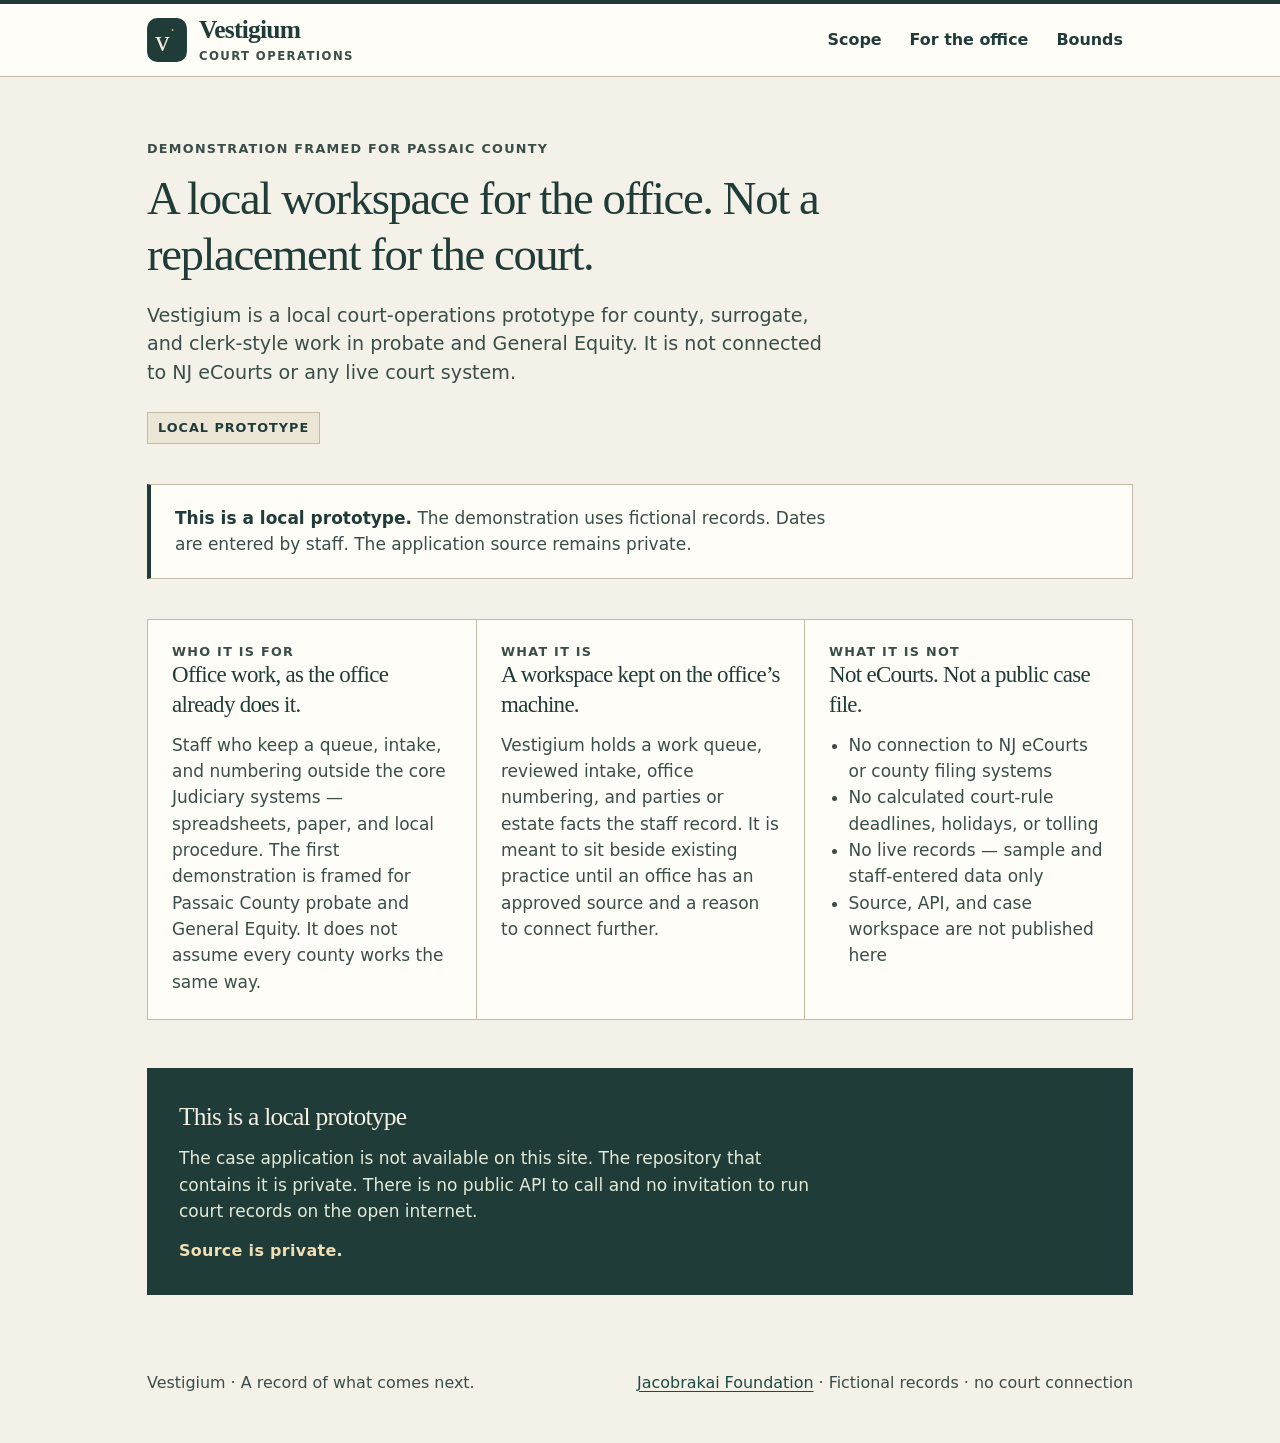
<file: docs/index.html>
<!doctype html>
<html lang="en">
  <head>
    <meta charset="utf-8" />
    <meta name="viewport" content="width=device-width, initial-scale=1" />
    <meta name="color-scheme" content="light" />
    <meta name="theme-color" content="#203c39" />
    <meta
      name="description"
      content="Vestigium is a local court-operations workspace for county, surrogate, and clerk-style offices. It is a prototype, not a live court system."
    />
    <meta name="robots" content="index,follow" />
    <title>Vestigium · Court operations</title>
    <link rel="canonical" href="https://jacobrakaifoundation.github.io/vestigium/" />
    <meta property="og:title" content="Vestigium · Court operations" />
    <meta
      property="og:description"
      content="A local court-operations prototype for probate and General Equity. Not connected to any live court system."
    />
    <meta property="og:type" content="website" />
    <meta property="og:url" content="https://jacobrakaifoundation.github.io/vestigium/" />
    <link rel="icon" href="favicon.svg" type="image/svg+xml" />
    <link rel="stylesheet" href="styles.css" />
  </head>
  <body>
    <a class="skip" href="#main">Skip to content</a>

    <header class="mast">
      <div class="bar">
        <a class="brand" href="./" aria-label="Vestigium home">
          <svg class="mark" viewBox="0 0 39 43" aria-hidden="true">
            <rect width="39" height="43" rx="10" fill="#203c39" />
            <text x="8" y="32" fill="#f4efe3" font-family="Georgia, serif" font-size="28">v</text>
            <text x="23" y="18" fill="#d6b679" font-family="Georgia, serif" font-size="16">·</text>
          </svg>
          <span class="wordmark">Vestigium<small>Court operations</small></span>
        </a>
        <nav aria-label="On this page">
          <a href="#scope">Scope</a>
          <a href="#office">For the office</a>
          <a href="#bounds">Bounds</a>
        </nav>
      </div>
    </header>

    <main id="main">
      <section class="hero" id="scope" aria-labelledby="hero-title">
        <p class="eyebrow">Demonstration framed for Passaic County</p>
        <h1 id="hero-title">A local workspace for the office. Not a replacement for the court.</h1>
        <p class="lead">
          Vestigium is a local court-operations prototype for county, surrogate, and clerk-style
          work in probate and General Equity. It is not connected to NJ eCourts or any live court
          system.
        </p>
        <p class="status">Local prototype</p>
      </section>

      <aside class="notice" aria-label="Prototype bounds">
        <p>
          <strong>This is a local prototype.</strong>
          The demonstration uses fictional records. Dates are entered by staff. The application
          source remains private.
        </p>
      </aside>

      <section class="register" id="office" aria-label="What the prototype covers">
        <article>
          <p class="eyebrow">Who it is for</p>
          <h2>Office work, as the office already does it.</h2>
          <p>
            Staff who keep a queue, intake, and numbering outside the core Judiciary systems —
            spreadsheets, paper, and local procedure. The first demonstration is framed for
            Passaic County probate and General Equity. It does not assume every county works the
            same way.
          </p>
        </article>
        <article>
          <p class="eyebrow">What it is</p>
          <h2>A workspace kept on the office’s machine.</h2>
          <p>
            Vestigium holds a work queue, reviewed intake, office numbering, and parties or estate
            facts the staff record. It is meant to sit beside existing practice until an office has
            an approved source and a reason to connect further.
          </p>
        </article>
        <article>
          <p class="eyebrow">What it is not</p>
          <h2>Not eCourts. Not a public case file.</h2>
          <ul>
            <li>No connection to NJ eCourts or county filing systems</li>
            <li>No calculated court-rule deadlines, holidays, or tolling</li>
            <li>No live records — sample and staff-entered data only</li>
            <li>Source, API, and case workspace are not published here</li>
          </ul>
        </article>
      </section>

      <section class="closing" id="bounds" aria-labelledby="bounds-title">
        <h2 id="bounds-title">This is a local prototype</h2>
        <p>
          The case application is not available on this site. The repository that contains it is
          private. There is no public API to call and no invitation to run court records on the
          open internet.
        </p>
        <p class="source">Source is private.</p>
      </section>
    </main>

    <footer>
      <p>Vestigium · A record of what comes next.</p>
      <p>
        <a href="https://jacobrakai.org/">Jacobrakai Foundation</a>
        · Fictional records · no court connection
      </p>
    </footer>
  </body>
</html>
</file>
<file: docs/styles.css>
:root {
  color-scheme: light;
  --ink: #203c39;
  --text: #203c39;
  --muted: #3a4e49;
  --paper: #f4f1e8;
  --sheet: #fffdf8;
  --rule: #c3baa6;
  --gold: #d6b679;
  --cream: #f4efe3;
  --focus: #8a5a18;
  --link: #1d4a43;
  --space: 8px;
  --measure: 40rem;
  --page: 58rem;
  --sans: ui-sans-serif, system-ui, -apple-system, "Segoe UI", sans-serif;
  --serif: Georgia, Cambria, "Iowan Old Style", "Times New Roman", serif;
  font: 17px/1.55 var(--sans);
  font-synthesis: none;
  color: var(--text);
  background: var(--paper);
}

*,
*::before,
*::after {
  box-sizing: border-box;
}

html {
  margin: 0;
  scroll-padding-block-start: var(--space);
}

body {
  margin: 0;
  min-height: 100%;
  background: var(--paper);
  color: var(--text);
}

a {
  color: var(--link);
  text-underline-offset: 0.18em;
  text-decoration-thickness: 0.08em;
}

a:hover {
  text-decoration-thickness: 0.14em;
}

:focus-visible {
  outline: 3px solid var(--focus);
  outline-offset: 3px;
}

.skip {
  position: absolute;
  inset-inline-start: 16px;
  inset-block-start: 0;
  z-index: 4;
  display: inline-flex;
  align-items: center;
  min-height: 44px;
  padding: 8px 14px;
  background: var(--ink);
  color: var(--cream);
  text-decoration: none;
  font-weight: 600;
  transform: translateY(-140%);
}

.skip:focus,
.skip:focus-visible {
  transform: translateY(16px);
  outline-color: #f0dfb4;
}

.closing :focus-visible {
  outline-color: #f0dfb4;
}

.mast {
  border-block-start: 4px solid var(--ink);
  border-block-end: 1px solid var(--rule);
  background: var(--sheet);
}

.bar,
main,
footer {
  width: min(100% - 40px, var(--page));
  margin-inline: auto;
}

.bar {
  display: flex;
  align-items: center;
  justify-content: space-between;
  gap: 24px;
  min-height: 72px;
  padding-block: 12px;
}

.brand {
  display: inline-flex;
  align-items: center;
  gap: 12px;
  color: var(--ink);
  text-decoration: none;
}

.wordmark {
  font: 600 1.5rem/1 var(--serif);
  letter-spacing: -0.03em;
}

.wordmark small {
  display: block;
  margin-block-start: 6px;
  font: 600 0.6875rem/1.2 var(--sans);
  letter-spacing: 0.12em;
  text-transform: uppercase;
  color: var(--muted);
}

.mark {
  display: block;
  width: 40px;
  height: 44px;
  flex-shrink: 0;
}

nav {
  display: flex;
  flex-wrap: wrap;
  gap: 4px 8px;
}

nav a {
  display: inline-flex;
  align-items: center;
  min-height: 44px;
  padding-inline: 10px;
  color: var(--ink);
  font-weight: 600;
  font-size: 0.9375rem;
  text-decoration: none;
}

nav a:hover,
nav a:focus-visible {
  text-decoration: underline;
}

main {
  padding-block: 64px 48px;
}

.hero,
.notice,
.register,
.closing {
  scroll-margin-block-start: 16px;
}

.hero {
  max-width: 44rem;
  margin-block-end: 40px;
}

.eyebrow {
  margin: 0 0 12px;
  font: 650 0.75rem/1.3 var(--sans);
  letter-spacing: 0.1em;
  text-transform: uppercase;
  color: var(--muted);
}

h1,
h2 {
  font-family: var(--serif);
  font-weight: 400;
  letter-spacing: -0.03em;
  color: var(--ink);
}

h1 {
  margin: 0 0 20px;
  font-size: clamp(2rem, 4.2vw + 0.6rem, 2.75rem);
  line-height: 1.2;
}

h2 {
  margin: 0 0 12px;
  font-size: 1.5rem;
  line-height: 1.3;
}

.lead {
  max-width: var(--measure);
  margin: 0 0 24px;
  color: var(--muted);
  font-size: 1.125rem;
  line-height: 1.5;
}

.status {
  display: inline-flex;
  align-items: center;
  min-height: 32px;
  margin: 0;
  padding: 4px 10px;
  border: 1px solid var(--rule);
  background: #ebe6d6;
  color: var(--ink);
  font: 650 0.75rem/1.2 var(--sans);
  letter-spacing: 0.08em;
  text-transform: uppercase;
}

.notice {
  margin-block-end: 40px;
  padding: 20px 24px;
  border: 1px solid var(--rule);
  border-inline-start: 4px solid var(--ink);
  background: var(--sheet);
}

.notice p {
  margin: 0;
  max-width: var(--measure);
  color: var(--muted);
}

.notice strong {
  color: var(--ink);
}

.register {
  display: grid;
  grid-template-columns: repeat(3, minmax(0, 1fr));
  gap: 0;
  margin-block-end: 48px;
  border: 1px solid var(--rule);
  background: var(--sheet);
}

.register h2 {
  font-size: 1.35rem;
}

.register article {
  padding: 24px;
}

.register article + article {
  border-inline-start: 1px solid var(--rule);
}

.register p,
.register li {
  margin: 0;
  color: var(--muted);
}

ul {
  margin: 0;
  padding-inline-start: 1.15rem;
}

li + li {
  margin-block-start: 8px;
}

.closing {
  padding: 32px;
  background: var(--ink);
  color: var(--cream);
}

.closing h2 {
  color: var(--cream);
}

.closing p {
  max-width: 38rem;
  margin: 0 0 16px;
  color: #e4ead8;
}

.closing .source {
  margin-block-start: 8px;
  margin-block-end: 0;
  font: 650 0.9375rem/1.4 var(--sans);
  letter-spacing: 0.02em;
  color: #f0dfb4;
}

footer {
  display: flex;
  justify-content: space-between;
  flex-wrap: wrap;
  gap: 12px 24px;
  padding-block: 28px 48px;
  color: var(--muted);
  font-size: 0.9375rem;
}

footer p {
  margin: 0;
}

footer a {
  color: var(--link);
}

@media (max-width: 960px) {
  .register {
    grid-template-columns: 1fr;
  }

  .register article + article {
    border-inline-start: 0;
    border-block-start: 1px solid var(--rule);
  }
}

@media (max-width: 720px) {
  .bar,
  main,
  footer {
    width: min(100% - 32px, var(--page));
  }

  .bar {
    align-items: flex-start;
    flex-direction: column;
    gap: 8px;
    padding-block: 16px;
  }

  nav {
    margin-inline-start: -10px;
  }

  main {
    padding-block: 40px 32px;
  }

  .closing {
    padding: 24px;
  }

  footer {
    flex-direction: column;
    padding-block-end: 40px;
  }
}

@media (prefers-reduced-motion: reduce) {
  html {
    scroll-behavior: auto;
  }

  *,
  *::before,
  *::after {
    animation-duration: 0.01ms !important;
    animation-iteration-count: 1 !important;
    transition-duration: 0.01ms !important;
    scroll-behavior: auto !important;
  }
}

@media (prefers-reduced-motion: no-preference) {
  html {
    scroll-behavior: smooth;
  }
}
</file>
